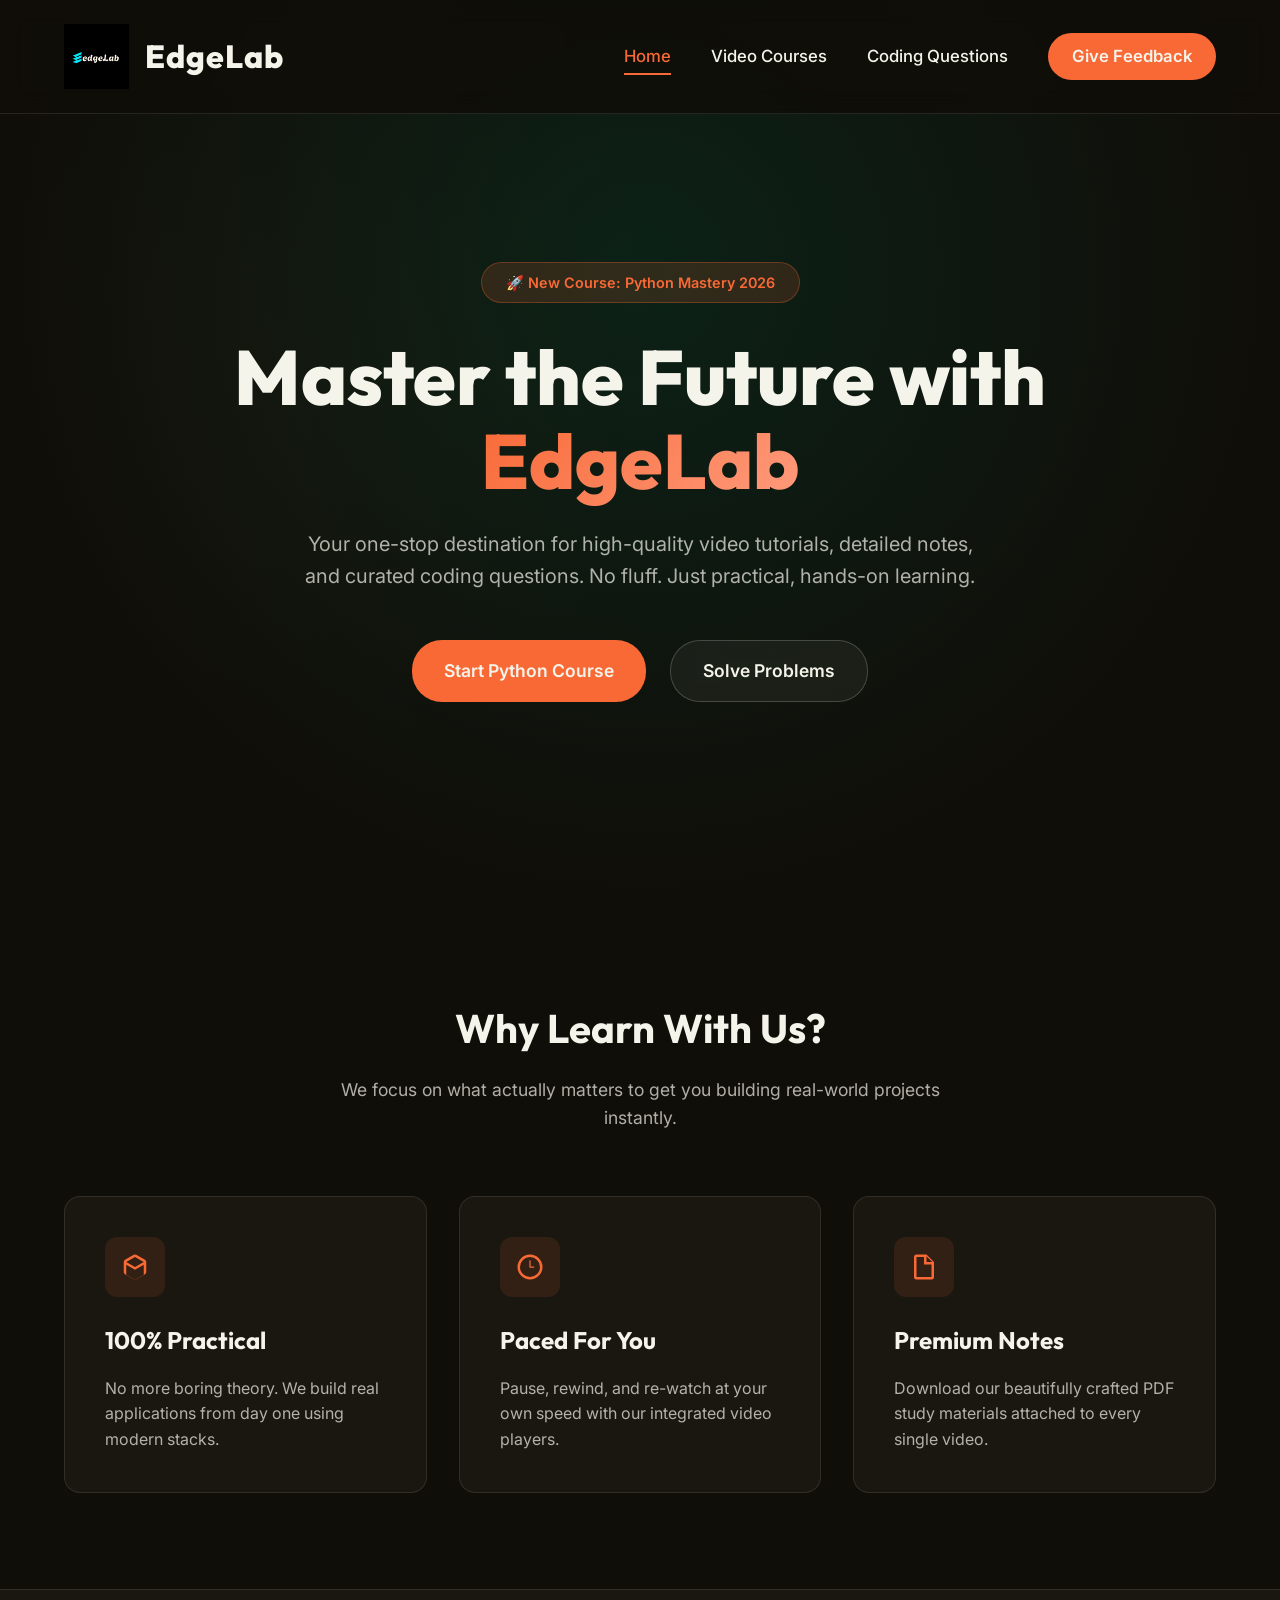
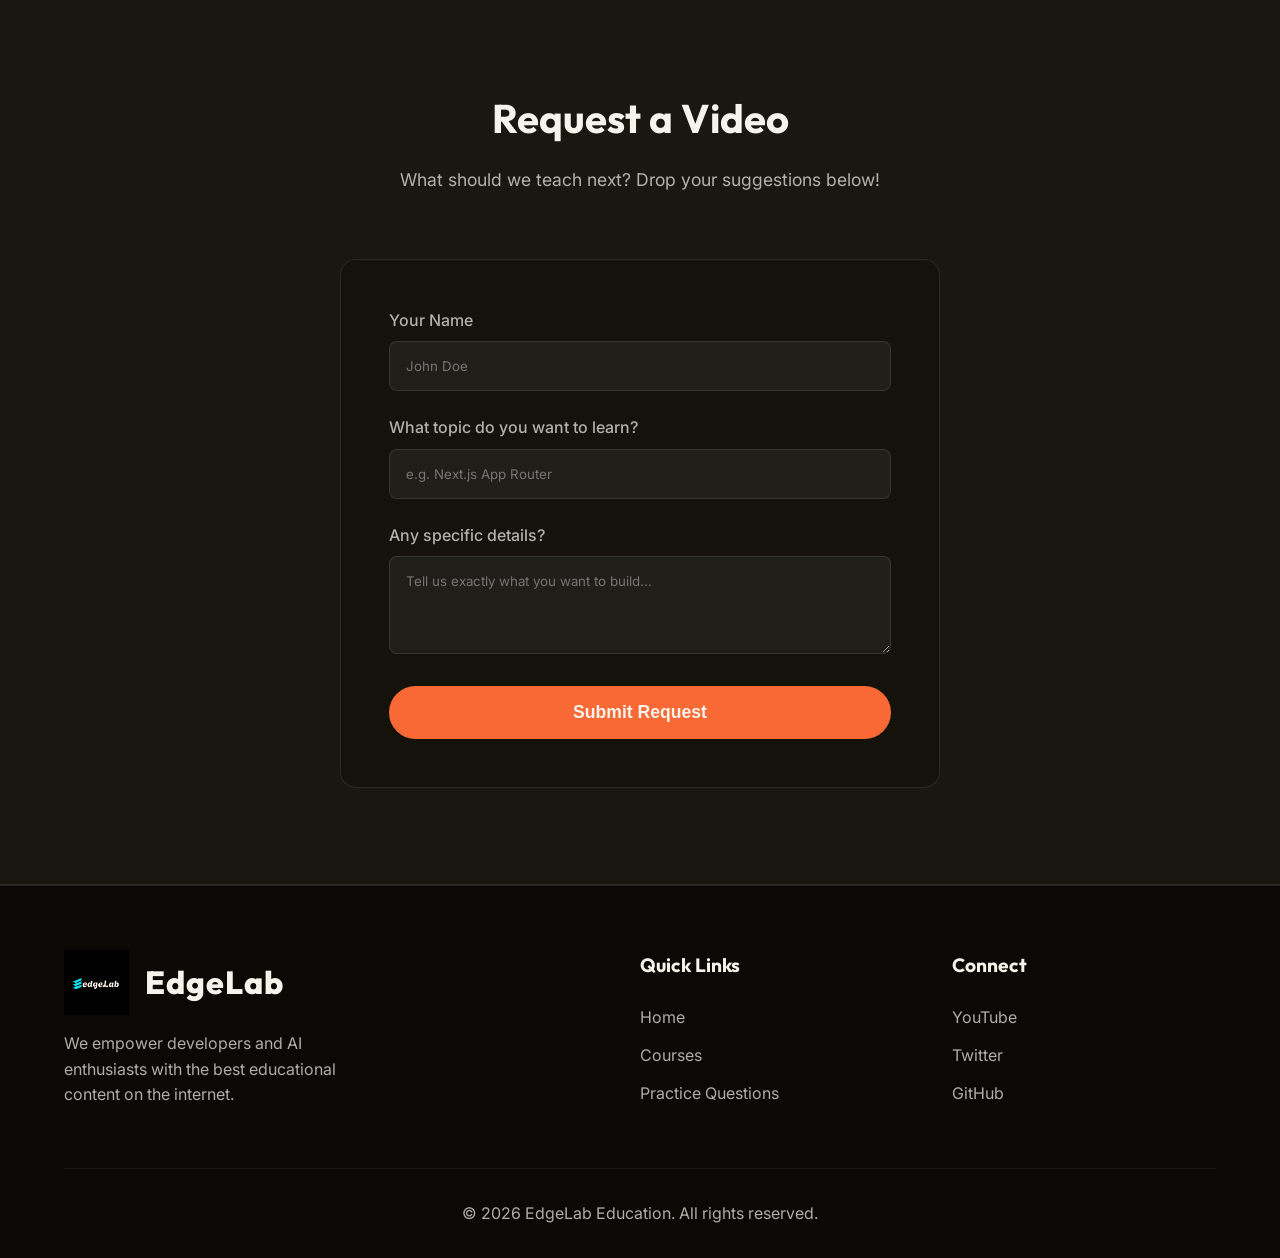
<file: index.html>
<!DOCTYPE html>
<html lang="en">
<head>
    <meta charset="UTF-8">
    <meta name="viewport" content="width=device-width, initial-scale=1.0">
    <title>EdgeLab - Learn AI & Coding</title>
    <meta name="description" content="EdgeLab Educational Portal - The ultimate destination to master coding and artificial intelligence.">
    <link rel="stylesheet" href="styles.css">
</head>
<body>
    <!-- Navigation -->
    <nav>
        <a href="index.html" class="logo-container">
            <img src="Contemporary Logo for EdgeLab.png" alt="EdgeLab Logo">
            <span>EdgeLab</span>
        </a>
        <div class="nav-links">
            <a href="index.html" class="active">Home</a>
            <a href="courses.html">Video Courses</a>
            <a href="questions.html">Coding Questions</a>
            <a href="#feedback" class="btn nav-cta">Give Feedback</a>
        </div>
    </nav>

    <!-- Massive Hero Section -->
    <section class="hero">
        <a href="courses.html?v=2" class="hero-badge" style="text-decoration: none; cursor: pointer; display: inline-block; transition: transform 0.2s ease;" onmouseover="this.style.transform='scale(1.05)'" onmouseout="this.style.transform='scale(1)'">🚀 New Course: Python Mastery 2026</a>
        <h1>Master the Future with <br><span>EdgeLab</span></h1>
        <p>Your one-stop destination for high-quality video tutorials, detailed notes, and curated coding questions. No fluff. Just practical, hands-on learning.</p>
        <div class="hero-buttons">
            <a href="courses.html?v=2" class="btn">Start Python Course</a>
            <a href="questions.html" class="btn btn-secondary">Solve Problems</a>
        </div>
    </section>

    <!-- Features Section -->
    <section class="features">
        <div class="section-header">
            <h2 class="section-title">Why Learn With Us?</h2>
            <p class="section-subtitle">We focus on what actually matters to get you building real-world projects instantly.</p>
        </div>
        <div class="features-grid">
            <div class="feature-card">
                <div class="feature-icon">
                    <svg viewBox="0 0 24 24"><path d="M21 16V8a2 2 0 0 0-1-1.73l-7-4a2 2 0 0 0-2 0l-7 4A2 2 0 0 0 3 8v8a2 2 0 0 0 1 1.73l7 4a2 2 0 0 0 2 0l7-4A2 2 0 0 0 21 16zM12 22.1l-7-4V10.1l7 4l7-4v8zM12 12L5 8l7-4l7 4z"/></svg>
                </div>
                <h3>100% Practical</h3>
                <p>No more boring theory. We build real applications from day one using modern stacks.</p>
            </div>
            <div class="feature-card">
                <div class="feature-icon">
                    <svg viewBox="0 0 24 24"><path d="M12 2a10 10 0 1 0 10 10A10 10 0 0 0 12 2zm0 18a8 8 0 1 1 8-8a8 8 0 0 1-8 8zm3-8.5h-2.5V7a.5.5 0 0 0-1 0v5a.5.5 0 0 0 .5.5h3a.5.5 0 0 0 0-1z"/></svg>
                </div>
                <h3>Paced For You</h3>
                <p>Pause, rewind, and re-watch at your own speed with our integrated video players.</p>
            </div>
            <div class="feature-card">
                <div class="feature-icon">
                    <svg viewBox="0 0 24 24"><path d="M14 2H6a2 2 0 0 0-2 2v16a2 2 0 0 0 2 2h12a2 2 0 0 0 2-2V8zM14 3.41L18.59 8H14zM18 20H6V4h6v6h6z"/></svg>
                </div>
                <h3>Premium Notes</h3>
                <p>Download our beautifully crafted PDF study materials attached to every single video.</p>
            </div>
        </div>
    </section>

    <!-- Feedback Form Section -->
    <section id="feedback" class="form-section">
        <div class="section-header">
            <h2 class="section-title">Request a Video</h2>
            <p class="section-subtitle">What should we teach next? Drop your suggestions below!</p>
        </div>
        <div class="contact-container">
            <form onsubmit="event.preventDefault(); alert('Thanks for the suggestion! (Demo Mode)');">
                <div class="form-group">
                    <label>Your Name</label>
                    <input type="text" placeholder="John Doe" required>
                </div>
                <div class="form-group">
                    <label>What topic do you want to learn?</label>
                    <input type="text" placeholder="e.g. Next.js App Router" required>
                </div>
                <div class="form-group">
                    <label>Any specific details?</label>
                    <textarea rows="4" placeholder="Tell us exactly what you want to build..."></textarea>
                </div>
                <button type="submit" class="btn" style="width: 100%;">Submit Request</button>
            </form>
        </div>
    </section>

    <!-- Footer -->
    <footer>
        <div class="footer-content">
            <div class="footer-brand">
                <div class="logo-container">
                    <img src="Contemporary Logo for EdgeLab.png" alt="EdgeLab Logo">
                    <span>EdgeLab</span>
                </div>
                <p>We empower developers and AI enthusiasts with the best educational content on the internet.</p>
            </div>
            <div class="footer-links">
                <h4>Quick Links</h4>
                <a href="index.html">Home</a>
                <a href="courses.html">Courses</a>
                <a href="questions.html">Practice Questions</a>
            </div>
            <div class="footer-links">
                <h4>Connect</h4>
                <a href="#">YouTube</a>
                <a href="#">Twitter</a>
                <a href="#">GitHub</a>
            </div>
        </div>
        <div class="footer-bottom">
            <p>&copy; 2026 EdgeLab Education. All rights reserved.</p>
        </div>
    </footer>

    <script src="data.js"></script>
    <script src="app.js"></script>
</body>
</html>
</file>
<file: styles.css>
@import url('https://fonts.googleapis.com/css2?family=Outfit:wght@300;400;500;600;700;800&family=Inter:wght@400;500;600&display=swap');

:root {
    --bg-color: #100E09; /* Dark/Black */
    --bg-secondary: #1a1710;
    --text-color: #F5F4EB; /* Off-white/Cream */
    --text-muted: rgba(245, 244, 235, 0.7);
    --accent-color: #F86936; /* Orange/Coral */
    --accent-hover: #ff7b4b;
    --secondary-color: #06402B; /* Dark Green */
    --card-bg: rgba(6, 64, 43, 0.15); 
    --card-border: rgba(245, 244, 235, 0.1);
    --border-radius: 16px;
    --transition: all 0.3s cubic-bezier(0.25, 0.8, 0.25, 1);
}

* {
    margin: 0;
    padding: 0;
    box-sizing: border-box;
}

body {
    font-family: 'Inter', sans-serif;
    background-color: var(--bg-color);
    color: var(--text-color);
    line-height: 1.6;
    overflow-x: hidden;
}

h1, h2, h3, h4, h5, h6 {
    font-family: 'Outfit', sans-serif;
}

/* Scrollbar */
::-webkit-scrollbar {
    width: 10px;
}
::-webkit-scrollbar-track {
    background: var(--bg-color);
}
::-webkit-scrollbar-thumb {
    background: var(--secondary-color);
    border-radius: 5px;
}
::-webkit-scrollbar-thumb:hover {
    background: var(--accent-color);
}

/* Navbar */
nav {
    display: flex;
    justify-content: space-between;
    align-items: center;
    padding: 1.5rem 5%;
    background: rgba(16, 14, 9, 0.85);
    backdrop-filter: blur(12px);
    -webkit-backdrop-filter: blur(12px);
    position: fixed;
    width: 100%;
    top: 0;
    z-index: 1000;
    border-bottom: 1px solid var(--card-border);
}

.logo-container {
    display: flex;
    align-items: center;
    gap: 1rem;
    text-decoration: none;
    color: var(--text-color);
}

.logo-container img {
    height: 65px;
    object-fit: contain;
    transition: transform 0.3s ease;
}

.logo-container:hover img {
    transform: scale(1.05);
}

.logo-container span {
    font-family: 'Outfit', sans-serif;
    font-weight: 800;
    font-size: 2rem;
    letter-spacing: 1px;
}

.nav-links {
    display: flex;
    gap: 2.5rem;
    align-items: center;
}

.nav-links a {
    color: var(--text-color);
    text-decoration: none;
    font-weight: 500;
    font-size: 1.05rem;
    transition: var(--transition);
    position: relative;
}

.nav-links a::after {
    content: '';
    position: absolute;
    width: 0;
    height: 2px;
    bottom: -5px;
    left: 0;
    background-color: var(--accent-color);
    transition: var(--transition);
}

.nav-links a:hover::after, .nav-links a.active::after {
    width: 100%;
}

.nav-links a:hover, .nav-links a.active {
    color: var(--accent-color);
}

.nav-cta {
    background: var(--accent-color);
    padding: 0.6rem 1.5rem !important;
    border-radius: 30px;
    font-weight: 600 !important;
    color: var(--text-color) !important;
}

.nav-cta::after { display: none; }
.nav-cta:hover {
    background: var(--accent-hover);
    transform: translateY(-2px);
    box-shadow: 0 4px 15px rgba(248, 105, 54, 0.3);
}

/* Hero Section */
.hero {
    min-height: 100vh;
    display: flex;
    flex-direction: column;
    justify-content: center;
    align-items: center;
    text-align: center;
    padding: 8rem 5% 4rem;
    background: radial-gradient(circle at center 30%, rgba(6, 64, 43, 0.4) 0%, var(--bg-color) 70%);
    position: relative;
    overflow: hidden;
}

.hero::before {
    content: '';
    position: absolute;
    top: 20%;
    left: -10%;
    width: 500px;
    height: 500px;
    background: var(--accent-color);
    filter: blur(150px);
    opacity: 0.15;
    border-radius: 50%;
    z-index: -1;
}

.hero-badge {
    background: rgba(248, 105, 54, 0.15);
    color: var(--accent-color);
    padding: 0.5rem 1.5rem;
    border-radius: 30px;
    font-weight: 600;
    font-size: 0.9rem;
    margin-bottom: 2rem;
    border: 1px solid rgba(248, 105, 54, 0.3);
    animation: fadeInDown 1s ease;
}

.hero h1 {
    font-size: clamp(3rem, 6vw, 5.5rem);
    margin-bottom: 1.5rem;
    line-height: 1.1;
    font-weight: 800;
    max-width: 1000px;
    animation: fadeInUp 1s ease;
}

.hero h1 span {
    background: linear-gradient(135deg, var(--accent-color), #ff9b7d);
    -webkit-background-clip: text;
    -webkit-text-fill-color: transparent;
}

.hero p {
    font-size: 1.25rem;
    color: var(--text-muted);
    max-width: 700px;
    margin: 0 auto 3rem;
    animation: fadeInUp 1.2s ease;
}

.hero-buttons {
    display: flex;
    gap: 1.5rem;
    animation: fadeInUp 1.4s ease;
}

/* Buttons */
.btn {
    display: inline-flex;
    align-items: center;
    justify-content: center;
    gap: 0.5rem;
    padding: 1rem 2rem;
    background-color: var(--accent-color);
    color: var(--text-color);
    text-decoration: none;
    border-radius: 30px;
    font-weight: 600;
    font-size: 1.1rem;
    transition: var(--transition);
    border: none;
    cursor: pointer;
}

.btn:hover {
    background-color: var(--accent-hover);
    transform: translateY(-3px);
    box-shadow: 0 10px 20px rgba(248, 105, 54, 0.3);
}

.btn-secondary {
    background-color: rgba(245, 244, 235, 0.05);
    border: 1px solid rgba(245, 244, 235, 0.2);
    color: var(--text-color);
    backdrop-filter: blur(10px);
}

.btn-secondary:hover {
    background-color: rgba(245, 244, 235, 0.1);
    box-shadow: 0 10px 20px rgba(0,0,0,0.2);
}

/* Sections */
section {
    padding: 6rem 5%;
}

.section-header {
    text-align: center;
    margin-bottom: 4rem;
}

.section-title {
    font-size: 2.5rem;
    margin-bottom: 1rem;
    font-weight: 700;
}

.section-subtitle {
    color: var(--text-muted);
    font-size: 1.1rem;
    max-width: 600px;
    margin: 0 auto;
}

/* Features Grid */
.features-grid {
    display: grid;
    grid-template-columns: repeat(auto-fit, minmax(300px, 1fr));
    gap: 2rem;
    max-width: 1200px;
    margin: 0 auto;
}

.feature-card {
    background: var(--bg-secondary);
    border: 1px solid var(--card-border);
    padding: 2.5rem;
    border-radius: var(--border-radius);
    transition: var(--transition);
    position: relative;
    overflow: hidden;
}

.feature-card::before {
    content: '';
    position: absolute;
    top: 0;
    left: 0;
    width: 100%;
    height: 4px;
    background: var(--accent-color);
    transform: scaleX(0);
    transform-origin: left;
    transition: transform 0.4s ease;
}

.feature-card:hover {
    transform: translateY(-10px);
    background: rgba(6, 64, 43, 0.1);
    border-color: rgba(6, 64, 43, 0.5);
}

.feature-card:hover::before {
    transform: scaleX(1);
}

.feature-icon {
    width: 60px;
    height: 60px;
    background: rgba(248, 105, 54, 0.1);
    border-radius: 12px;
    display: flex;
    align-items: center;
    justify-content: center;
    margin-bottom: 1.5rem;
}

.feature-icon svg {
    width: 30px;
    height: 30px;
    fill: var(--accent-color);
}

.feature-card h3 {
    font-size: 1.5rem;
    margin-bottom: 1rem;
}

.feature-card p {
    color: var(--text-muted);
}

/* Course/Video Cards */
.video-grid {
    display: grid;
    grid-template-columns: repeat(auto-fill, minmax(350px, 1fr));
    gap: 2rem;
    max-width: 1200px;
    margin: 0 auto;
}

.course-card {
    background: var(--bg-secondary);
    border: 1px solid var(--card-border);
    border-radius: var(--border-radius);
    overflow: hidden;
    transition: var(--transition);
    display: flex;
    flex-direction: column;
}

.course-card:hover {
    transform: translateY(-8px);
    border-color: rgba(245, 244, 235, 0.3);
    box-shadow: 0 20px 40px rgba(0,0,0,0.4);
}

.course-thumb {
    width: 100%;
    height: 200px;
    position: relative;
    overflow: hidden;
}

.course-thumb img {
    width: 100%;
    height: 100%;
    object-fit: cover;
    transition: transform 0.5s ease;
}

.course-card:hover .course-thumb img {
    transform: scale(1.05);
}

.play-overlay {
    position: absolute;
    top: 0; left: 0; width: 100%; height: 100%;
    background: rgba(0,0,0,0.4);
    display: flex;
    align-items: center;
    justify-content: center;
    opacity: 0;
    transition: var(--transition);
}

.course-card:hover .play-overlay {
    opacity: 1;
}

.play-overlay svg {
    width: 60px;
    height: 60px;
    fill: white;
    filter: drop-shadow(0 4px 10px rgba(0,0,0,0.5));
}

.course-content {
    padding: 1.5rem;
    flex-grow: 1;
    display: flex;
    flex-direction: column;
}

.course-title {
    font-size: 1.25rem;
    font-weight: 600;
    margin-bottom: 0.8rem;
    line-height: 1.4;
}

.course-desc {
    color: var(--text-muted);
    font-size: 0.95rem;
    margin-bottom: 1.5rem;
    flex-grow: 1;
    display: -webkit-box;
    -webkit-line-clamp: 3;
    -webkit-box-orient: vertical;
    overflow: hidden;
}

/* Material Links */
.material-link {
    display: flex;
    align-items: center;
    gap: 0.8rem;
    margin-top: 0.5rem;
    color: var(--text-color);
    text-decoration: none;
    background: rgba(245, 244, 235, 0.05);
    padding: 0.8rem 1rem;
    border-radius: 8px;
    transition: var(--transition);
    border: 1px solid transparent;
}

.material-link:hover {
    background: rgba(6, 64, 43, 0.3);
    border-color: var(--secondary-color);
}

.material-link svg {
    fill: var(--accent-color);
    width: 20px;
    height: 20px;
}

/* Contact / Feedback Form */
.form-section {
    background: var(--bg-secondary);
    border-top: 1px solid var(--card-border);
    border-bottom: 1px solid var(--card-border);
}

.contact-container {
    max-width: 600px;
    margin: 0 auto;
    background: rgba(16, 14, 9, 0.5);
    padding: 3rem;
    border-radius: var(--border-radius);
    border: 1px solid var(--card-border);
}

.form-group {
    margin-bottom: 1.5rem;
}

.form-group label {
    display: block;
    margin-bottom: 0.5rem;
    font-weight: 500;
    color: var(--text-muted);
}

.form-group input, .form-group textarea {
    width: 100%;
    padding: 1rem;
    background: rgba(255, 255, 255, 0.05);
    border: 1px solid rgba(255, 255, 255, 0.1);
    border-radius: 8px;
    color: var(--text-color);
    font-family: 'Inter', sans-serif;
    transition: var(--transition);
}

.form-group input:focus, .form-group textarea:focus {
    outline: none;
    border-color: var(--accent-color);
    background: rgba(255, 255, 255, 0.08);
}

/* Video Player Page Specifics */
.player-container {
    max-width: 1200px;
    margin: 8rem auto 4rem;
    padding: 0 5%;
    display: grid;
    grid-template-columns: 2fr 1fr;
    gap: 2rem;
}

.video-wrapper {
    position: relative;
    padding-bottom: 56.25%; /* 16:9 Aspect Ratio */
    height: 0;
    border-radius: var(--border-radius);
    overflow: hidden;
    background: #000;
    box-shadow: 0 20px 40px rgba(0,0,0,0.5);
}

.video-wrapper iframe {
    position: absolute;
    top: 0; left: 0;
    width: 100%; height: 100%;
    border: 0;
}

.video-details {
    margin-top: 2rem;
}

.video-details h1 {
    font-size: 2rem;
    margin-bottom: 1rem;
}

.sidebar h3 {
    font-size: 1.5rem;
    margin-bottom: 1.5rem;
    border-bottom: 2px solid var(--card-border);
    padding-bottom: 0.5rem;
}

.sidebar-item {
    display: flex;
    gap: 1rem;
    margin-bottom: 1.5rem;
    cursor: pointer;
    transition: var(--transition);
}

.sidebar-item:hover {
    transform: translateX(5px);
}

.sidebar-item img {
    width: 120px;
    height: 68px;
    object-fit: cover;
    border-radius: 8px;
}

.sidebar-item h4 {
    font-size: 0.95rem;
    line-height: 1.3;
}

/* Questions Dashboard */
.dashboard-container {
    max-width: 1000px;
    margin: 8rem auto 4rem;
    padding: 0 5%;
}

.filters {
    display: flex;
    gap: 1rem;
    margin-bottom: 2rem;
    flex-wrap: wrap;
}

.filter-btn {
    padding: 0.5rem 1.2rem;
    background: var(--bg-secondary);
    border: 1px solid var(--card-border);
    border-radius: 20px;
    color: var(--text-color);
    cursor: pointer;
    transition: var(--transition);
}

.filter-btn.active, .filter-btn:hover {
    background: var(--accent-color);
    border-color: var(--accent-color);
}

.question-item {
    display: flex;
    justify-content: space-between;
    align-items: center;
    padding: 1.5rem;
    background: var(--bg-secondary);
    border: 1px solid var(--card-border);
    border-radius: 12px;
    margin-bottom: 1rem;
    transition: var(--transition);
}

.question-item:hover {
    border-color: rgba(6, 64, 43, 0.8);
    background: var(--card-bg);
    transform: translateX(5px);
}

.question-info {
    display: flex;
    align-items: center;
    gap: 1.5rem;
}

.tag {
    padding: 0.4rem 1rem;
    border-radius: 20px;
    font-size: 0.8rem;
    font-weight: 700;
    text-transform: uppercase;
    letter-spacing: 1px;
}

.tag.easy {
    background-color: rgba(74, 222, 128, 0.1);
    color: #4ade80;
    border: 1px solid rgba(74, 222, 128, 0.3);
}

.tag.medium {
    background-color: rgba(250, 204, 21, 0.1);
    color: #facc15;
    border: 1px solid rgba(250, 204, 21, 0.3);
}

.tag.hard {
    background-color: rgba(248, 105, 54, 0.1);
    color: var(--accent-color);
    border: 1px solid rgba(248, 105, 54, 0.3);
}

/* Footer */
footer {
    background: #0a0906;
    padding: 4rem 5% 2rem;
    border-top: 1px solid var(--card-border);
}

.footer-content {
    max-width: 1200px;
    margin: 0 auto;
    display: grid;
    grid-template-columns: 2fr 1fr 1fr;
    gap: 3rem;
    margin-bottom: 3rem;
}

.footer-brand p {
    color: var(--text-muted);
    margin-top: 1rem;
    max-width: 300px;
}

.footer-links h4 {
    font-size: 1.2rem;
    margin-bottom: 1.5rem;
}

.footer-links a {
    display: block;
    color: var(--text-muted);
    text-decoration: none;
    margin-bottom: 0.8rem;
    transition: var(--transition);
}

.footer-links a:hover {
    color: var(--accent-color);
    transform: translateX(5px);
}

.footer-bottom {
    text-align: center;
    color: var(--text-muted);
    padding-top: 2rem;
    border-top: 1px solid rgba(255,255,255,0.05);
}

/* Animations */
@keyframes fadeInUp {
    from { opacity: 0; transform: translateY(30px); }
    to { opacity: 1; transform: translateY(0); }
}

@keyframes fadeInDown {
    from { opacity: 0; transform: translateY(-20px); }
    to { opacity: 1; transform: translateY(0); }
}

/* Responsive */
@media (max-width: 900px) {
    .player-container {
        grid-template-columns: 1fr;
    }
    .footer-content {
        grid-template-columns: 1fr;
        text-align: center;
    }
    .footer-brand p {
        margin: 1rem auto;
    }
}

@media (max-width: 768px) {
    .nav-links { display: none; }
    .hero h1 { font-size: 2.5rem; }
    .hero-buttons { flex-direction: column; }
    .question-item {
        flex-direction: column;
        align-items: flex-start;
        gap: 1.5rem;
    }
    .question-info {
        flex-direction: column;
        align-items: flex-start;
        gap: 0.8rem;
    }
}
</file>
